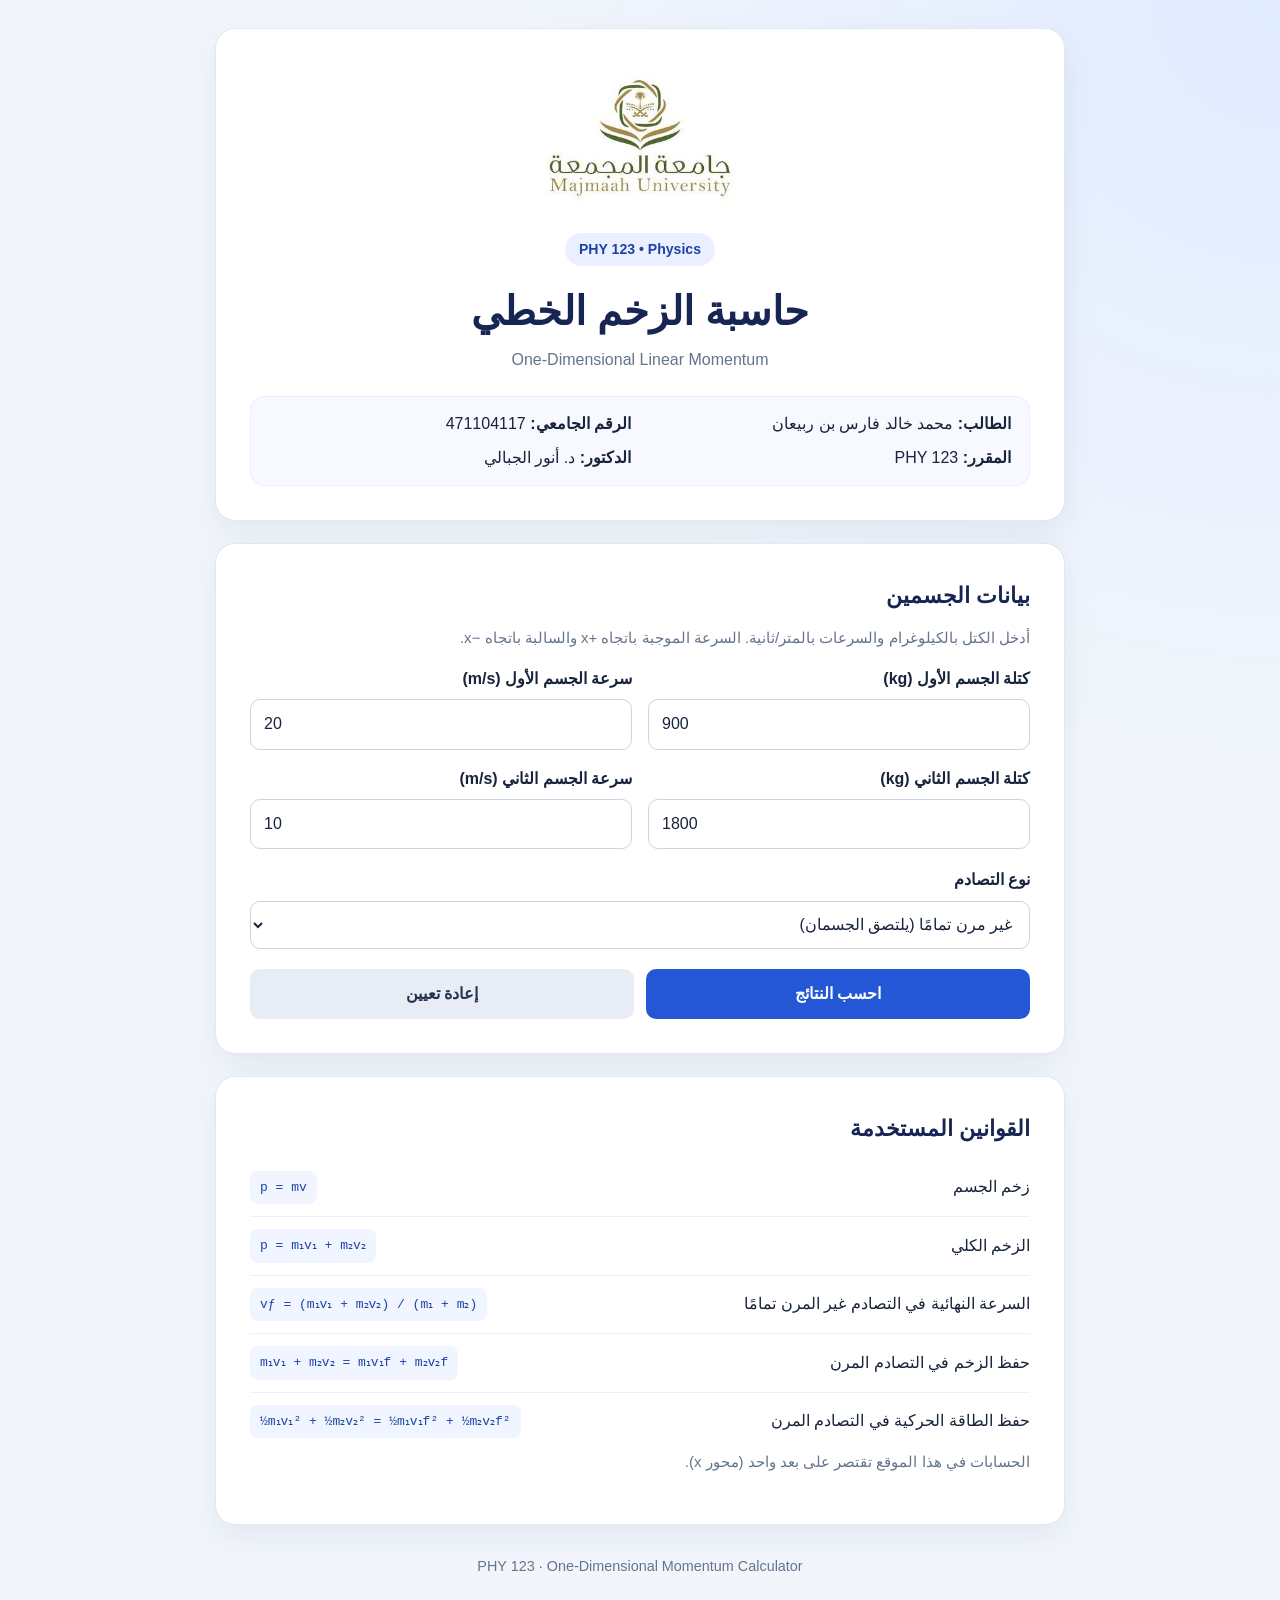
<file: index.html>
<!DOCTYPE html>
<html lang="ar" dir="rtl">
<head>
  <meta charset="UTF-8">
  <meta name="viewport" content="width=device-width, initial-scale=1.0">
  <meta name="description" content="PHY 123 one-dimensional linear momentum calculator">
  <title>PHY 123 | حاسبة الزخم الخطي</title>
  <link rel="stylesheet" href="style.css">
</head>
<body>
  <main class="container">
    <header class="hero">
      <img class="university-logo" src="majmaah-logo.jpeg" alt="شعار جامعة المجمعة">
      <span class="course-tag">PHY 123 • Physics</span>
      <h1>حاسبة الزخم الخطي</h1>
      <p class="subtitle">One-Dimensional Linear Momentum</p>
      <div class="student-info">
        <p><strong>الطالب:</strong> محمد خالد فارس بن ربيعان</p>
        <p><strong>الرقم الجامعي:</strong> 471104117</p>
        <p><strong>المقرر:</strong> PHY 123</p>
        <p><strong>الدكتور:</strong> د. أنور الجبالي</p>
      </div>
    </header>
    <section class="card">
      <h2>بيانات الجسمين</h2>
      <p class="hint">أدخل الكتل بالكيلوغرام والسرعات بالمتر/ثانية. السرعة الموجبة باتجاه +x والسالبة باتجاه −x.</p>
      <div class="grid">
        <div class="field"><label for="m1">كتلة الجسم الأول (kg)</label><input id="m1" type="number" min="0.000001" step="any" value="900"></div>
        <div class="field"><label for="v1">سرعة الجسم الأول (m/s)</label><input id="v1" type="number" step="any" value="20" dir="ltr"></div>
        <div class="field"><label for="m2">كتلة الجسم الثاني (kg)</label><input id="m2" type="number" min="0.000001" step="any" value="1800"></div>
        <div class="field"><label for="v2">سرعة الجسم الثاني (m/s)</label><input id="v2" type="number" step="any" value="10" dir="ltr"></div>
      </div>
      <div class="field collision-field">
        <label for="collision">نوع التصادم</label>
        <select id="collision">
          <option value="inelastic">غير مرن تمامًا (يلتصق الجسمان)</option>
          <option value="elastic">مرن (في بعد واحد)</option>
        </select>
      </div>
      <div class="buttons"><button id="calculate" type="button">احسب النتائج</button><button id="reset" type="button" class="secondary">إعادة تعيين</button></div>
      <div id="result" class="result" aria-live="polite" hidden></div>
    </section>
    <section class="card formulas">
      <h2>القوانين المستخدمة</h2>
      <div class="formula-row"><span>زخم الجسم</span><code>p = mv</code></div>
      <div class="formula-row"><span>الزخم الكلي</span><code>p = m₁v₁ + m₂v₂</code></div>
      <div 
      class="formula-row"><span>السرعة النهائية في التصادم غير المرن تمامًا</span><code>vƒ = (m₁v₁ + m₂v₂) / (m₁ + m₂)</code></div>
      <div class="formula-row">
  <span>حفظ الزخم في التصادم المرن</span>
  <code>m₁v₁ + m₂v₂ = m₁v₁f + m₂v₂f</code>
</div>
<div class="formula-row">
  <span>حفظ الطاقة الحركية في التصادم المرن</span>
  <code>½m₁v₁² + ½m₂v₂² = ½m₁v₁f² + ½m₂v₂f²</code>
</div>
      <p class="hint">الحسابات في هذا الموقع تقتصر على بعد واحد (محور x).</p>
    </section>
    <footer>PHY 123 · One-Dimensional Momentum Calculator</footer>
  </main>
  <script src="script.js"></script>
</body>
</html>
</file>
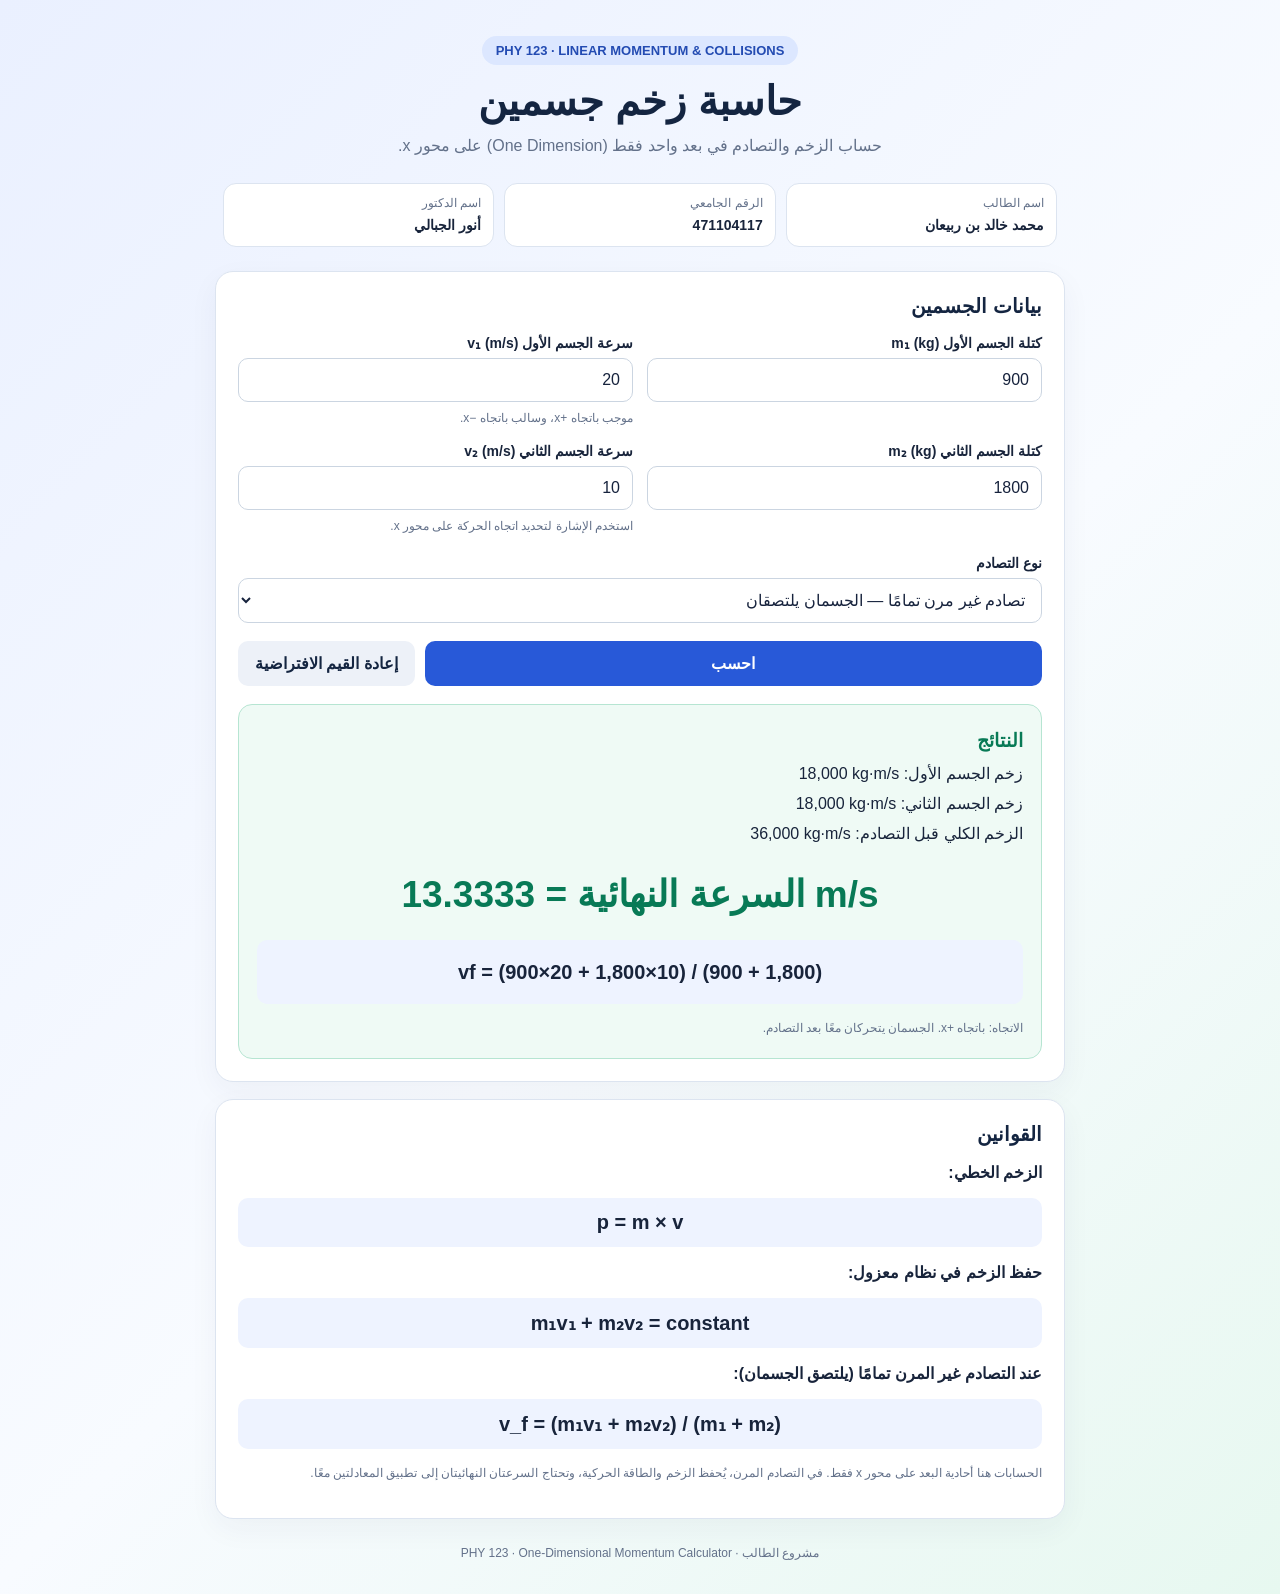
<file: index .html>
<!doctype html>
<html lang="ar" dir="rtl">
<head>
<meta charset="utf-8"><meta name="viewport" content="width=device-width, initial-scale=1">
<title>PHY 123 | حاسبة زخم جسمين</title>
<style>
:root{--navy:#142541;--blue:#2859d8;--light:#eef3ff;--muted:#63718a;--line:#dce4f0;--green:#087a56}
*{box-sizing:border-box}body{margin:0;padding:24px 14px;background:linear-gradient(135deg,#eaf0ff,#f8fbff 55%,#e7f8f0);font-family:Tahoma,Arial,sans-serif;color:#18243b}
main{max-width:850px;margin:auto}.hero{text-align:center;padding:12px 8px 24px}.tag{display:inline-block;border-radius:30px;background:#dce7ff;color:#234bb2;padding:7px 14px;font-size:13px;font-weight:bold}
h1{font-size:clamp(27px,5vw,40px);color:var(--navy);margin:13px 0 8px}.subtitle{color:var(--muted);line-height:1.8;margin:0}
.identity{display:grid;grid-template-columns:repeat(3,1fr);gap:10px;margin-top:22px;text-align:right}
.identity div{background:#fff;border:1px solid var(--line);border-radius:13px;padding:12px}.identity small{display:block;color:var(--muted);font-size:12px;margin-bottom:6px}.identity strong{font-size:14px;overflow-wrap:anywhere}
.card{background:#fff;border:1px solid var(--line);border-radius:18px;padding:22px;margin-bottom:17px;box-shadow:0 10px 30px #20345b0c}
h2{font-size:20px;color:var(--navy);margin:0 0 17px}.grid{display:grid;grid-template-columns:1fr 1fr;gap:14px}
label{display:block;font-weight:bold;font-size:14px;margin-bottom:7px}input,select{width:100%;padding:12px;border:1px solid #cbd5e1;border-radius:10px;font:inherit;background:#fff;color:#17233d}
input:focus,select:focus{outline:3px solid #2859d822;border-color:var(--blue)}.hint,.note{font-size:12px;color:var(--muted);line-height:1.8;margin-top:6px}
button{border:0;border-radius:10px;padding:13px 17px;font:inherit;font-weight:bold;cursor:pointer}.primary{background:var(--blue);color:#fff;flex:1}.secondary{background:#edf1f8;color:var(--navy)}
.actions{display:flex;gap:10px;margin-top:18px;flex-wrap:wrap}.formula{direction:ltr;text-align:center;background:var(--light);border-radius:10px;padding:13px;margin:10px 0;font-size:clamp(16px,3vw,20px);font-weight:bold;overflow-wrap:anywhere}
#result{display:none;background:#effaf5;border:1px solid #b6e5d2;border-radius:14px;padding:18px;margin-top:18px;line-height:1.9}#result h3{margin:0;color:var(--green)}.answer{direction:ltr;text-align:center;color:var(--green);font-size:clamp(27px,5vw,37px);font-weight:bold;margin:10px}
.error{color:#b42318;margin-top:12px}.note{margin-top:14px}
footer{text-align:center;color:var(--muted);font-size:12px;padding:10px}
@media(max-width:620px){.identity{grid-template-columns:1fr}.grid{grid-template-columns:1fr}.card{padding:17px}}
</style></head>
<body><main>
<header class="hero">
<span class="tag">PHY 123 · LINEAR MOMENTUM & COLLISIONS</span>
<h1>حاسبة زخم جسمين</h1>
<p class="subtitle">حساب الزخم والتصادم في بعد واحد فقط (One Dimension) على محور <bdi dir="ltr">x</bdi>.</p>
<div class="identity">
<div><small>اسم الطالب</small><strong>محمد خالد بن ربيعان</strong></div>
<div><small>الرقم الجامعي</small><strong dir="ltr">471104117</strong></div>
<div><small>اسم الدكتور</small><strong>أنور الجبالي</strong></div>
</div>
</header>
<section class="card">
<h2>بيانات الجسمين</h2>
<div class="grid">
<div><label for="m1">كتلة الجسم الأول m₁ (kg)</label><input id="m1" type="number" min="0" step="any" value="900"></div>
<div><label for="v1">سرعة الجسم الأول v₁ (m/s)</label><input id="v1" type="number" step="any" value="20"><div class="hint">موجب باتجاه +x، وسالب باتجاه −x.</div></div>
<div><label for="m2">كتلة الجسم الثاني m₂ (kg)</label><input id="m2" type="number" min="0" step="any" value="1800"></div>
<div><label for="v2">سرعة الجسم الثاني v₂ (m/s)</label><input id="v2" type="number" step="any" value="10"><div class="hint">استخدم الإشارة لتحديد اتجاه الحركة على محور x.</div></div>
</div>
<div style="margin-top:17px"><label for="type">نوع التصادم</label><select id="type"><option value="stick">تصادم غير مرن تمامًا — الجسمان يلتصقان</option><option value="elastic">تصادم مرن — الجسمان لا يلتصقان</option></select></div>
<div class="actions"><button class="primary" onclick="calculate()">احسب</button><button class="secondary" onclick="resetForm()">إعادة القيم الافتراضية</button></div>
<div id="error" class="error" role="alert"></div>
<div id="result" aria-live="polite"><h3>النتائج</h3><div id="details"></div><div id="answer" class="answer"></div><div id="formula" class="formula"></div><div id="extra" class="note"></div></div>
</section>
<section class="card">
<h2>القوانين</h2>
<p><b>الزخم الخطي:</b></p><div class="formula">p = m × v</div>
<p><b>حفظ الزخم في نظام معزول:</b></p><div class="formula">m₁v₁ + m₂v₂ = constant</div>
<p><b>عند التصادم غير المرن تمامًا (يلتصق الجسمان):</b></p><div class="formula">v_f = (m₁v₁ + m₂v₂) / (m₁ + m₂)</div>
<p class="note">الحسابات هنا أحادية البعد على محور x فقط. في التصادم المرن، يُحفظ الزخم والطاقة الحركية، وتحتاج السرعتان النهائيتان إلى تطبيق المعادلتين معًا.</p>
</section>
<footer>مشروع الطالب · PHY 123 · One-Dimensional Momentum Calculator</footer>
</main>
<script>
const el=id=>document.getElementById(id);
const fmt=n=>n.toLocaleString('en-US',{maximumFractionDigits:4});
function calculate(){
 el('error').textContent='';
 const fields=['m1','v1','m2','v2'];
 if(fields.some(id=>el(id).value.trim()==='')){el('error').textContent='فضلاً أدخل جميع القيم.';return}
 const [m1,v1,m2,v2]=fields.map(id=>Number(el(id).value));
 if(![m1,v1,m2,v2].every(Number.isFinite)||m1<=0||m2<=0){el('error').textContent='الكتلة يجب أن تكون أكبر من صفر، وأدخل سرعات صحيحة.';return}
 const p1=m1*v1,p2=m2*v2,p=p1+p2;
 el('details').innerHTML=`زخم الجسم الأول: <bdi dir="ltr">${fmt(p1)} kg·m/s</bdi><br>زخم الجسم الثاني: <bdi dir="ltr">${fmt(p2)} kg·m/s</bdi><br>الزخم الكلي قبل التصادم: <bdi dir="ltr">${fmt(p)} kg·m/s</bdi>`;
 if(el('type').value==='stick'){
  const vf=p/(m1+m2);
  el('answer').textContent=`السرعة النهائية = ${fmt(vf)} m/s`;
  el('formula').textContent=`vf = (${fmt(m1)}×${fmt(v1)} + ${fmt(m2)}×${fmt(v2)}) / (${fmt(m1)} + ${fmt(m2)})`;
  el('extra').textContent='الاتجاه: '+(vf>0?'باتجاه +x':vf<0?'باتجاه −x':'السرعة النهائية تساوي صفرًا')+'. الجسمان يتحركان معًا بعد التصادم.';
 }else{
  el('answer').textContent=`الزخم الكلي = ${fmt(p)} kg·m/s`;
  el('formula').textContent=`p = ${fmt(m1)}×${fmt(v1)} + ${fmt(m2)}×${fmt(v2)} = ${fmt(p)}`;
  el('extra').textContent='لا يمكن تحديد السرعة النهائية لكل جسم من حفظ الزخم وحده؛ يجب أيضًا استخدام حفظ الطاقة الحركية.';
 }
 el('result').style.display='block';
}
function resetForm(){el('m1').value=900;el('v1').value=20;el('m2').value=1800;el('v2').value=10;el('type').value='stick';el('result').style.display='none';el('error').textContent='';}
calculate();
</script></body></html>
</file>
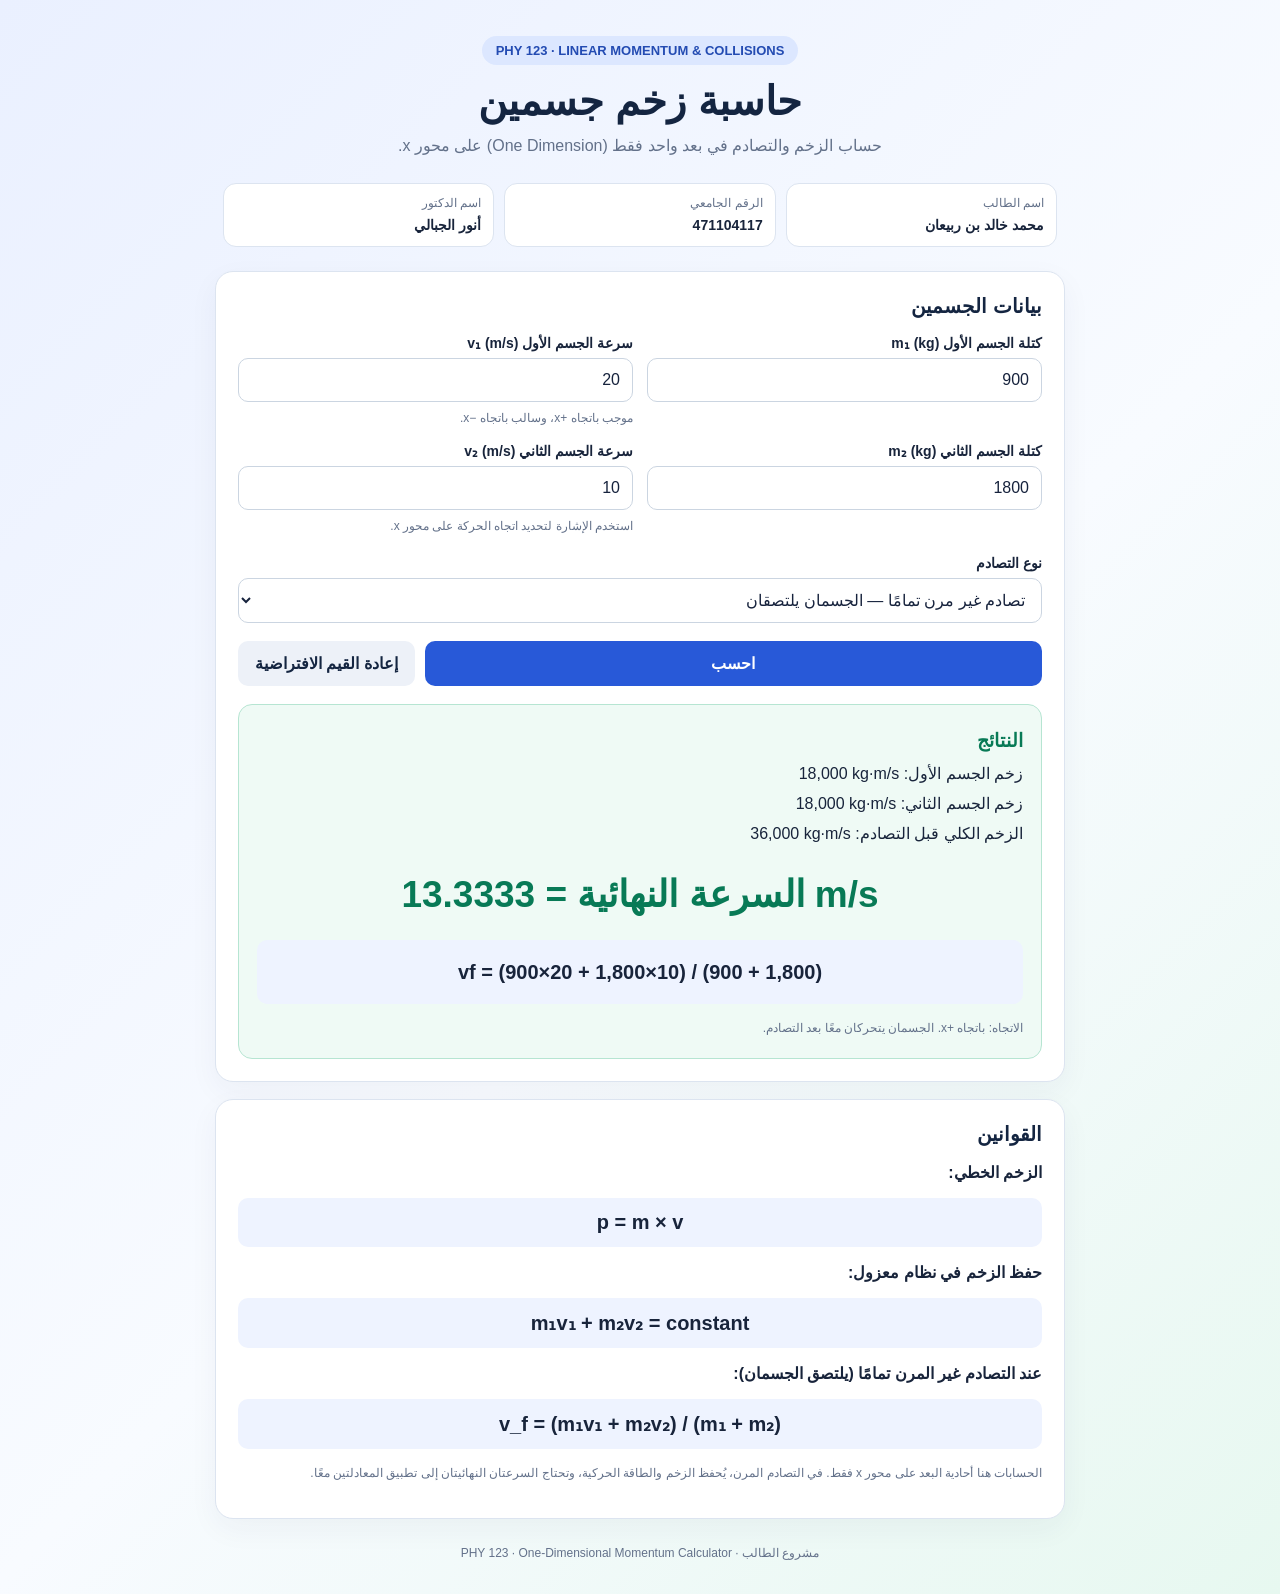
<file: index 2.html>
<!doctype html>
<html lang="ar" dir="rtl">
<head>
<meta charset="utf-8"><meta name="viewport" content="width=device-width, initial-scale=1">
<title>PHY 123 | حاسبة زخم جسمين</title>
<style>
:root{--navy:#142541;--blue:#2859d8;--light:#eef3ff;--muted:#63718a;--line:#dce4f0;--green:#087a56}
*{box-sizing:border-box}body{margin:0;padding:24px 14px;background:linear-gradient(135deg,#eaf0ff,#f8fbff 55%,#e7f8f0);font-family:Tahoma,Arial,sans-serif;color:#18243b}
main{max-width:850px;margin:auto}.hero{text-align:center;padding:12px 8px 24px}.tag{display:inline-block;border-radius:30px;background:#dce7ff;color:#234bb2;padding:7px 14px;font-size:13px;font-weight:bold}
h1{font-size:clamp(27px,5vw,40px);color:var(--navy);margin:13px 0 8px}.subtitle{color:var(--muted);line-height:1.8;margin:0}
.identity{display:grid;grid-template-columns:repeat(3,1fr);gap:10px;margin-top:22px;text-align:right}
.identity div{background:#fff;border:1px solid var(--line);border-radius:13px;padding:12px}.identity small{display:block;color:var(--muted);font-size:12px;margin-bottom:6px}.identity strong{font-size:14px;overflow-wrap:anywhere}
.card{background:#fff;border:1px solid var(--line);border-radius:18px;padding:22px;margin-bottom:17px;box-shadow:0 10px 30px #20345b0c}
h2{font-size:20px;color:var(--navy);margin:0 0 17px}.grid{display:grid;grid-template-columns:1fr 1fr;gap:14px}
label{display:block;font-weight:bold;font-size:14px;margin-bottom:7px}input,select{width:100%;padding:12px;border:1px solid #cbd5e1;border-radius:10px;font:inherit;background:#fff;color:#17233d}
input:focus,select:focus{outline:3px solid #2859d822;border-color:var(--blue)}.hint,.note{font-size:12px;color:var(--muted);line-height:1.8;margin-top:6px}
button{border:0;border-radius:10px;padding:13px 17px;font:inherit;font-weight:bold;cursor:pointer}.primary{background:var(--blue);color:#fff;flex:1}.secondary{background:#edf1f8;color:var(--navy)}
.actions{display:flex;gap:10px;margin-top:18px;flex-wrap:wrap}.formula{direction:ltr;text-align:center;background:var(--light);border-radius:10px;padding:13px;margin:10px 0;font-size:clamp(16px,3vw,20px);font-weight:bold;overflow-wrap:anywhere}
#result{display:none;background:#effaf5;border:1px solid #b6e5d2;border-radius:14px;padding:18px;margin-top:18px;line-height:1.9}#result h3{margin:0;color:var(--green)}.answer{direction:ltr;text-align:center;color:var(--green);font-size:clamp(27px,5vw,37px);font-weight:bold;margin:10px}
.error{color:#b42318;margin-top:12px}.note{margin-top:14px}
footer{text-align:center;color:var(--muted);font-size:12px;padding:10px}
@media(max-width:620px){.identity{grid-template-columns:1fr}.grid{grid-template-columns:1fr}.card{padding:17px}}
</style></head>
<body><main>
<header class="hero">
<span class="tag">PHY 123 · LINEAR MOMENTUM & COLLISIONS</span>
<h1>حاسبة زخم جسمين</h1>
<p class="subtitle">حساب الزخم والتصادم في بعد واحد فقط (One Dimension) على محور <bdi dir="ltr">x</bdi>.</p>
<div class="identity">
<div><small>اسم الطالب</small><strong>محمد خالد بن ربيعان</strong></div>
<div><small>الرقم الجامعي</small><strong dir="ltr">471104117</strong></div>
<div><small>اسم الدكتور</small><strong>أنور الجبالي</strong></div>
</div>
</header>
<section class="card">
<h2>بيانات الجسمين</h2>
<div class="grid">
<div><label for="m1">كتلة الجسم الأول m₁ (kg)</label><input id="m1" type="number" min="0" step="any" value="900"></div>
<div><label for="v1">سرعة الجسم الأول v₁ (m/s)</label><input id="v1" type="number" step="any" value="20"><div class="hint">موجب باتجاه +x، وسالب باتجاه −x.</div></div>
<div><label for="m2">كتلة الجسم الثاني m₂ (kg)</label><input id="m2" type="number" min="0" step="any" value="1800"></div>
<div><label for="v2">سرعة الجسم الثاني v₂ (m/s)</label><input id="v2" type="number" step="any" value="10"><div class="hint">استخدم الإشارة لتحديد اتجاه الحركة على محور x.</div></div>
</div>
<div style="margin-top:17px"><label for="type">نوع التصادم</label><select id="type"><option value="stick">تصادم غير مرن تمامًا — الجسمان يلتصقان</option><option value="elastic">تصادم مرن — الجسمان لا يلتصقان</option></select></div>
<div class="actions"><button class="primary" onclick="calculate()">احسب</button><button class="secondary" onclick="resetForm()">إعادة القيم الافتراضية</button></div>
<div id="error" class="error" role="alert"></div>
<div id="result" aria-live="polite"><h3>النتائج</h3><div id="details"></div><div id="answer" class="answer"></div><div id="formula" class="formula"></div><div id="extra" class="note"></div></div>
</section>
<section class="card">
<h2>القوانين</h2>
<p><b>الزخم الخطي:</b></p><div class="formula">p = m × v</div>
<p><b>حفظ الزخم في نظام معزول:</b></p><div class="formula">m₁v₁ + m₂v₂ = constant</div>
<p><b>عند التصادم غير المرن تمامًا (يلتصق الجسمان):</b></p><div class="formula">v_f = (m₁v₁ + m₂v₂) / (m₁ + m₂)</div>
<p class="note">الحسابات هنا أحادية البعد على محور x فقط. في التصادم المرن، يُحفظ الزخم والطاقة الحركية، وتحتاج السرعتان النهائيتان إلى تطبيق المعادلتين معًا.</p>
</section>
<footer>مشروع الطالب · PHY 123 · One-Dimensional Momentum Calculator</footer>
</main>
<script>
const el=id=>document.getElementById(id);
const fmt=n=>n.toLocaleString('en-US',{maximumFractionDigits:4});
function calculate(){
 el('error').textContent='';
 const fields=['m1','v1','m2','v2'];
 if(fields.some(id=>el(id).value.trim()==='')){el('error').textContent='فضلاً أدخل جميع القيم.';return}
 const [m1,v1,m2,v2]=fields.map(id=>Number(el(id).value));
 if(![m1,v1,m2,v2].every(Number.isFinite)||m1<=0||m2<=0){el('error').textContent='الكتلة يجب أن تكون أكبر من صفر، وأدخل سرعات صحيحة.';return}
 const p1=m1*v1,p2=m2*v2,p=p1+p2;
 el('details').innerHTML=`زخم الجسم الأول: <bdi dir="ltr">${fmt(p1)} kg·m/s</bdi><br>زخم الجسم الثاني: <bdi dir="ltr">${fmt(p2)} kg·m/s</bdi><br>الزخم الكلي قبل التصادم: <bdi dir="ltr">${fmt(p)} kg·m/s</bdi>`;
 if(el('type').value==='stick'){
  const vf=p/(m1+m2);
  el('answer').textContent=`السرعة النهائية = ${fmt(vf)} m/s`;
  el('formula').textContent=`vf = (${fmt(m1)}×${fmt(v1)} + ${fmt(m2)}×${fmt(v2)}) / (${fmt(m1)} + ${fmt(m2)})`;
  el('extra').textContent='الاتجاه: '+(vf>0?'باتجاه +x':vf<0?'باتجاه −x':'السرعة النهائية تساوي صفرًا')+'. الجسمان يتحركان معًا بعد التصادم.';
 }else{
  el('answer').textContent=`الزخم الكلي = ${fmt(p)} kg·m/s`;
  el('formula').textContent=`p = ${fmt(m1)}×${fmt(v1)} + ${fmt(m2)}×${fmt(v2)} = ${fmt(p)}`;
  el('extra').textContent='لا يمكن تحديد السرعة النهائية لكل جسم من حفظ الزخم وحده؛ يجب أيضًا استخدام حفظ الطاقة الحركية.';
 }
 el('result').style.display='block';
}
function resetForm(){el('m1').value=900;el('v1').value=20;el('m2').value=1800;el('v2').value=10;el('type').value='stick';el('result').style.display='none';el('error').textContent='';}
calculate();
</script></body></html>
</file>
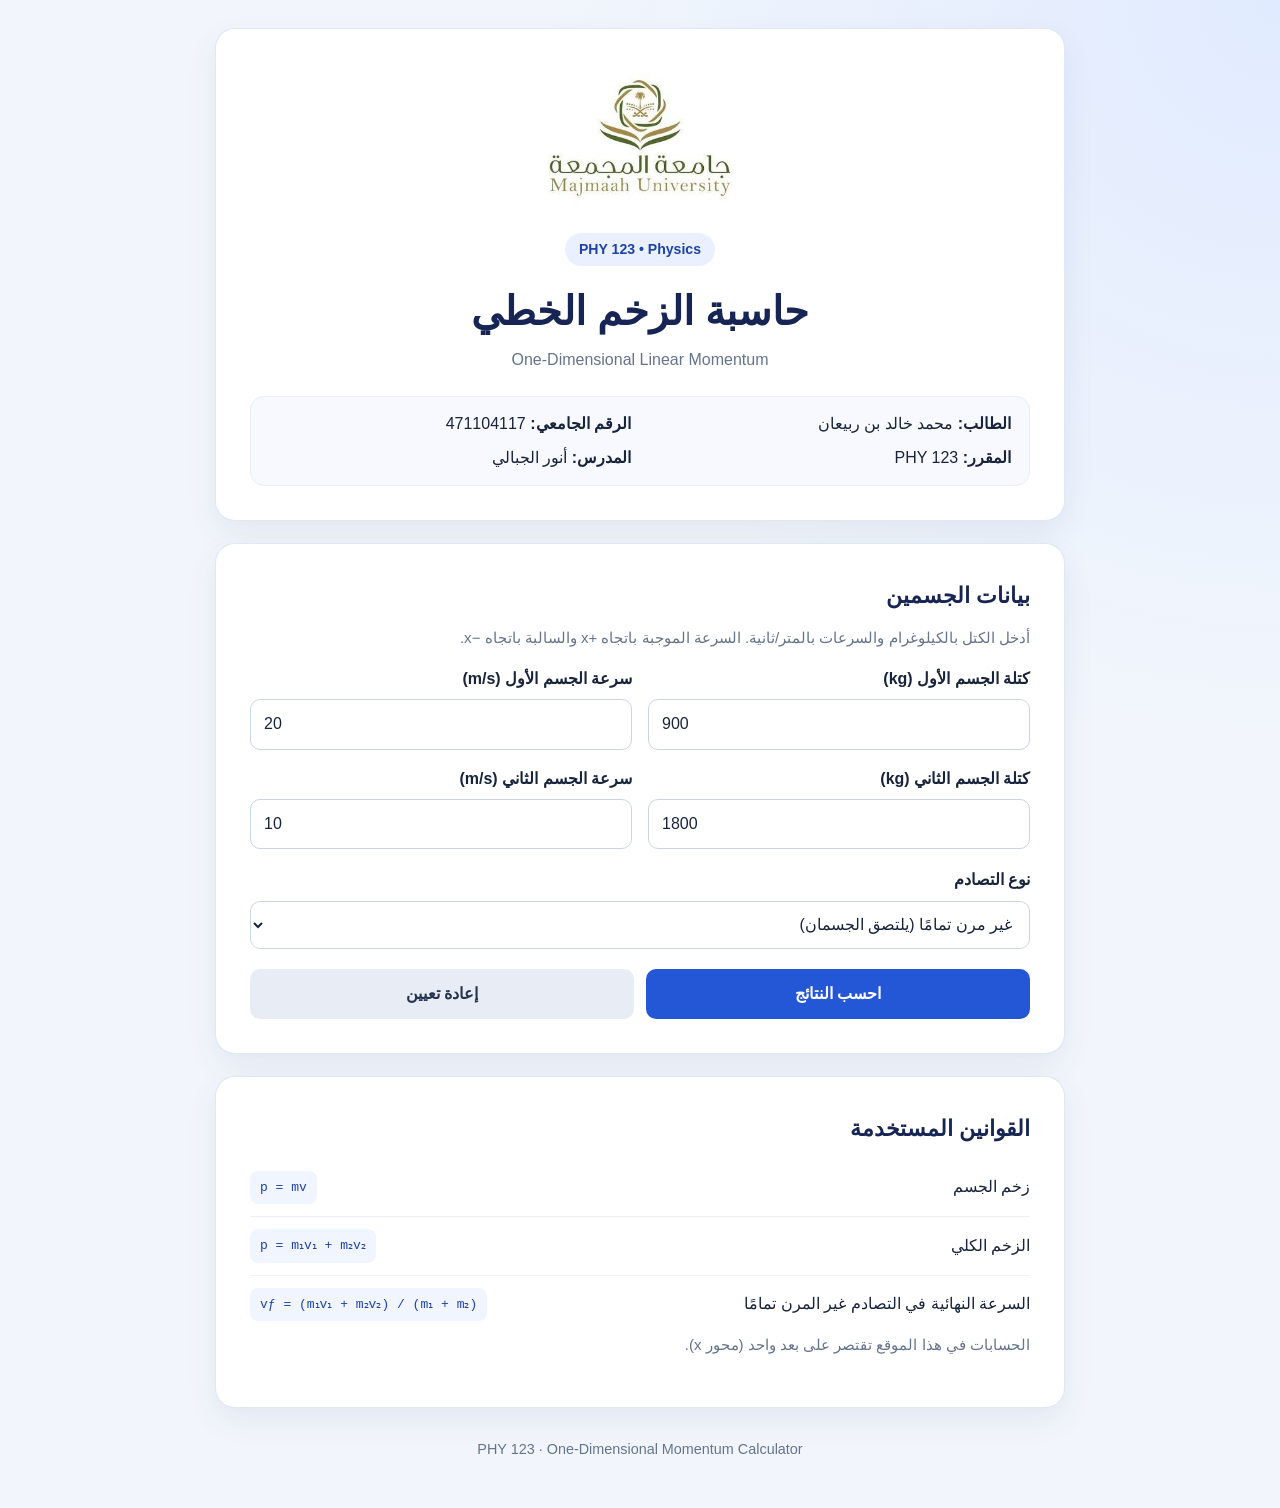
<file: index-2.html>
<!DOCTYPE html>
<html lang="ar" dir="rtl">
<head>
  <meta charset="UTF-8">
  <meta name="viewport" content="width=device-width, initial-scale=1.0">
  <meta name="description" content="PHY 123 one-dimensional linear momentum calculator">
  <title>PHY 123 | حاسبة الزخم الخطي</title>
  <link rel="stylesheet" href="style.css">
</head>
<body>
  <main class="container">
    <header class="hero">
      <img class="university-logo" src="majmaah-logo.jpg" alt="شعار جامعة المجمعة">
      <span class="course-tag">PHY 123 • Physics</span>
      <h1>حاسبة الزخم الخطي</h1>
      <p class="subtitle">One-Dimensional Linear Momentum</p>
      <div class="student-info">
        <p><strong>الطالب:</strong> محمد خالد بن ربيعان</p>
        <p><strong>الرقم الجامعي:</strong> 471104117</p>
        <p><strong>المقرر:</strong> PHY 123</p>
        <p><strong>المدرس:</strong> أنور الجبالي</p>
      </div>
    </header>
    <section class="card">
      <h2>بيانات الجسمين</h2>
      <p class="hint">أدخل الكتل بالكيلوغرام والسرعات بالمتر/ثانية. السرعة الموجبة باتجاه +x والسالبة باتجاه −x.</p>
      <div class="grid">
        <div class="field"><label for="m1">كتلة الجسم الأول (kg)</label><input id="m1" type="number" min="0.000001" step="any" value="900"></div>
        <div class="field"><label for="v1">سرعة الجسم الأول (m/s)</label><input id="v1" type="number" step="any" value="20" dir="ltr"></div>
        <div class="field"><label for="m2">كتلة الجسم الثاني (kg)</label><input id="m2" type="number" min="0.000001" step="any" value="1800"></div>
        <div class="field"><label for="v2">سرعة الجسم الثاني (m/s)</label><input id="v2" type="number" step="any" value="10" dir="ltr"></div>
      </div>
      <div class="field collision-field">
        <label for="collision">نوع التصادم</label>
        <select id="collision">
          <option value="inelastic">غير مرن تمامًا (يلتصق الجسمان)</option>
          <option value="elastic">مرن (في بعد واحد)</option>
        </select>
      </div>
      <div class="buttons"><button id="calculate" type="button">احسب النتائج</button><button id="reset" type="button" class="secondary">إعادة تعيين</button></div>
      <div id="result" class="result" aria-live="polite" hidden></div>
    </section>
    <section class="card formulas">
      <h2>القوانين المستخدمة</h2>
      <div class="formula-row"><span>زخم الجسم</span><code>p = mv</code></div>
      <div class="formula-row"><span>الزخم الكلي</span><code>p = m₁v₁ + m₂v₂</code></div>
      <div class="formula-row"><span>السرعة النهائية في التصادم غير المرن تمامًا</span><code>vƒ = (m₁v₁ + m₂v₂) / (m₁ + m₂)</code></div>
      <p class="hint">الحسابات في هذا الموقع تقتصر على بعد واحد (محور x).</p>
    </section>
    <footer>PHY 123 · One-Dimensional Momentum Calculator</footer>
  </main>
  <script src="script.js"></script>
</body>
</html>
</file>
<file: style.css>
* { box-sizing: border-box; }
:root { --navy:#172554; --blue:#2457d6; --blue-dark:#1d43a7; --muted:#64748b; --surface:#fff; --background:#f2f6fc; }
body { margin:0; padding:28px 16px; font-family:-apple-system,BlinkMacSystemFont,"Segoe UI",Arial,Tahoma,sans-serif; color:#18243b; background:radial-gradient(circle at top right,#e1ebff 0,transparent 38%),var(--background); line-height:1.65; }
.container { max-width:850px; margin:0 auto; }
.hero,.card { background:var(--surface); border:1px solid rgba(219,228,240,.85); border-radius:20px; box-shadow:0 12px 32px rgba(28,48,84,.07); padding:clamp(20px,4vw,34px); margin-bottom:22px; }
.hero { text-align:center; }
.university-logo { display:block; width:min(100%,300px); max-height:150px; object-fit:contain; margin:0 auto 20px; border-radius:8px; }
.course-tag { display:inline-block; background:#eaf0ff; color:var(--blue-dark); border-radius:999px; padding:5px 14px; font-weight:700; font-size:.88rem; }
h1 { color:var(--navy); font-size:clamp(1.8rem,5vw,2.5rem); margin:12px 0 0; }
h2 { color:var(--navy); font-size:1.35rem; margin:0 0 12px; }
.subtitle { color:var(--muted); direction:ltr; margin:3px 0 22px; }
.student-info { display:grid; grid-template-columns:repeat(2,minmax(0,1fr)); gap:8px 18px; text-align:right; background:#f7f9fe; border:1px solid #e8eef8; border-radius:14px; padding:14px 18px; }
.student-info p { margin:0; overflow-wrap:anywhere; }
.hint { color:var(--muted); font-size:.94rem; margin-top:0; }
.grid { display:grid; grid-template-columns:repeat(2,minmax(0,1fr)); gap:16px; }
.field { min-width:0; }
label { display:block; font-weight:700; margin:0 0 7px; }
input,select { width:100%; min-height:48px; padding:11px 13px; font:inherit; font-size:1rem; color:#18243b; background:#fff; border:1px solid #cbd5e1; border-radius:10px; }
input:focus,select:focus { outline:3px solid #dbe7ff; border-color:var(--blue); }
.collision-field { margin-top:18px; }
.buttons { display:flex; gap:12px; margin-top:20px; }
button { min-height:48px; flex:1; border:0; border-radius:10px; padding:12px 16px; font:inherit; font-weight:700; cursor:pointer; background:var(--blue); color:white; }
button:hover { background:var(--blue-dark); }
button:focus-visible { outline:3px solid #9bb7ff; outline-offset:2px; }
button.secondary { background:#e8edf5; color:#24334e; }
button.secondary:hover { background:#dbe3ef; }
.result { margin-top:22px; padding:18px; border:1px solid #c9e7d8; background:#f0fbf5; border-radius:14px; overflow-wrap:anywhere; }
.result h3 { margin:0 0 8px; color:#166534; }
.result p { margin:7px 0; }
.result .total { font-weight:800; font-size:1.08rem; }
.formula-row { display:flex; align-items:center; justify-content:space-between; gap:14px; padding:12px 0; border-bottom:1px solid #edf1f7; }
.formula-row:last-of-type { border-bottom:0; }
code { direction:ltr; unicode-bidi:isolate; background:#f1f5ff; color:#1d43a7; padding:6px 10px; border-radius:8px; white-space:normal; text-align:left; }
footer { text-align:center; color:var(--muted); padding:8px 0 18px; font-size:.9rem; direction:ltr; }
@media(max-width:560px) { body{padding:12px 10px;} .student-info,.grid{grid-template-columns:1fr;} .buttons{flex-direction:column;} .formula-row{align-items:flex-start;flex-direction:column;gap:7px;} .university-logo{width:min(100%,240px);max-height:125px;} }


/* Keep Arabic page layout RTL, but display numeric signs naturally. */
input[type="number"] {
  direction: ltr;
  text-align: left;
  unicode-bidi: isolate;
}

.result b,
.result .total,
.result code {
  direction: ltr;
  unicode-bidi: isolate;
}
</file>
